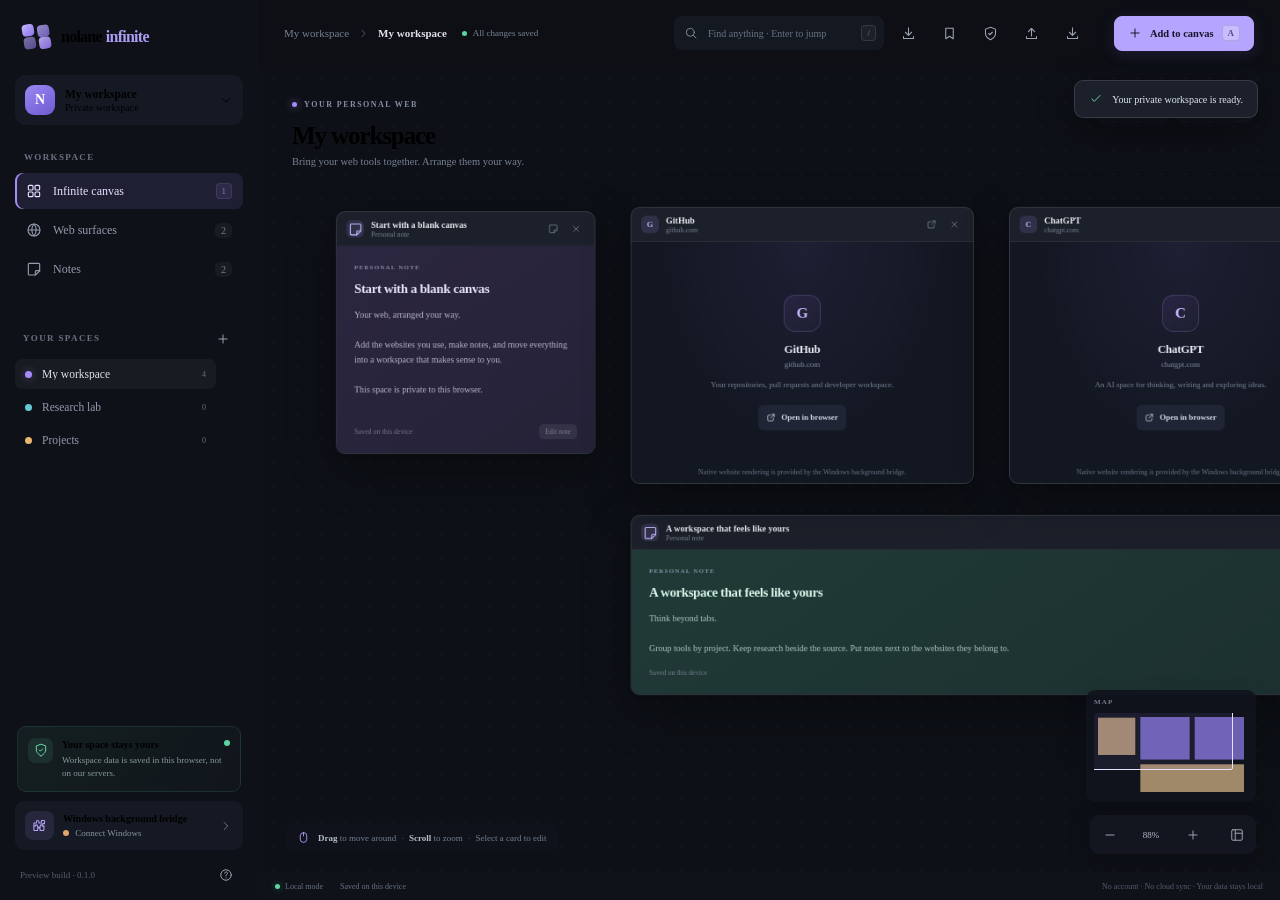
<file: index.html>
<!doctype html>
<html lang="en">
<head>
  <meta charset="utf-8">
  <meta name="viewport" content="width=device-width, initial-scale=1, viewport-fit=cover">
  <meta name="theme-color" content="#0b0d12">
  <meta name="description" content="A private, local-first infinite canvas for your web workspace. Arrange websites, notes and tools in one space.">
  <meta name="color-scheme" content="dark">
  <title>Nolane Infinite — Your web, in one space</title>
  <link rel="icon" href="./icon.svg" type="image/svg+xml">
  <link rel="manifest" href="./manifest.webmanifest">
  <link rel="stylesheet" href="./styles.css">
</head>
<body>
  <svg class="icon-defs" aria-hidden="true" xmlns="http://www.w3.org/2000/svg">
    <symbol id="i-grid" viewBox="0 0 24 24"><rect x="3.5" y="3.5" width="7" height="7" rx="1.5"/><rect x="13.5" y="3.5" width="7" height="7" rx="1.5"/><rect x="3.5" y="13.5" width="7" height="7" rx="1.5"/><rect x="13.5" y="13.5" width="7" height="7" rx="1.5"/></symbol>
    <symbol id="i-globe" viewBox="0 0 24 24"><circle cx="12" cy="12" r="9"/><path d="M3.5 12h17M12 3a14 14 0 0 1 0 18M12 3a14 14 0 0 0 0 18"/></symbol>
    <symbol id="i-sticky" viewBox="0 0 24 24"><path d="M5 3.5h14a1.5 1.5 0 0 1 1.5 1.5v10L14 21H5a1.5 1.5 0 0 1-1.5-1.5V5A1.5 1.5 0 0 1 5 3.5Z"/><path d="M14 21v-5a1.5 1.5 0 0 1 1.5-1.5h5"/></symbol>
    <symbol id="i-search" viewBox="0 0 24 24"><circle cx="10.8" cy="10.8" r="6.8"/><path d="m16 16 4.5 4.5"/></symbol>
    <symbol id="i-plus" viewBox="0 0 24 24"><path d="M12 5v14M5 12h14"/></symbol>
    <symbol id="i-chevron" viewBox="0 0 24 24"><path d="m9 18 6-6-6-6"/></symbol>
    <symbol id="i-chevron-down" viewBox="0 0 24 24"><path d="m6 9 6 6 6-6"/></symbol>
    <symbol id="i-external" viewBox="0 0 24 24"><path d="M14 4h6v6M20 4l-9 9"/><path d="M18 13v5a2 2 0 0 1-2 2H6a2 2 0 0 1-2-2V8a2 2 0 0 1 2-2h5"/></symbol>
    <symbol id="i-more" viewBox="0 0 24 24"><circle cx="5" cy="12" r="1"/><circle cx="12" cy="12" r="1"/><circle cx="19" cy="12" r="1"/></symbol>
    <symbol id="i-minus" viewBox="0 0 24 24"><path d="M5 12h14"/></symbol>
    <symbol id="i-maximize" viewBox="0 0 24 24"><path d="M8 3H5a2 2 0 0 0-2 2v3M16 3h3a2 2 0 0 1 2 2v3M21 16v3a2 2 0 0 1-2 2h-3M3 16v3a2 2 0 0 0 2 2h3"/></symbol>
    <symbol id="i-bookmark" viewBox="0 0 24 24"><path d="M6 3.5h12v17l-6-4-6 4z"/></symbol>
    <symbol id="i-download" viewBox="0 0 24 24"><path d="M12 3v12m-5-5 5 5 5-5M4 17v3h16v-3"/></symbol>
    <symbol id="i-upload" viewBox="0 0 24 24"><path d="M12 16V4m-5 5 5-5 5 5M4 17v3h16v-3"/></symbol>
    <symbol id="i-command" viewBox="0 0 24 24"><path d="M9 7V5a2.5 2.5 0 1 0-2.5 2.5H9Zm0 0h6m0 0h2.5A2.5 2.5 0 1 0 15 5v2Zm0 0v10m0 0v2a2.5 2.5 0 1 0 2.5-2.5H15Zm0 0H9m0 0H6.5A2.5 2.5 0 1 0 9 19v-2Zm0 0V7"/></symbol>
    <symbol id="i-shield" viewBox="0 0 24 24"><path d="M12 22s8-4 8-10V5l-8-3-8 3v7c0 6 8 10 8 10Z"/><path d="m9 12 2 2 4-4"/></symbol>
    <symbol id="i-puzzle" viewBox="0 0 24 24"><path d="M19 13h-2a2 2 0 1 0-4 0v2H9v-2a2 2 0 1 0-4 0H3v-5h4V6a2 2 0 1 1 4 0v2h4V4h4a1 1 0 0 1 1 1v4h-2a2 2 0 1 0 0 4Z"/><path d="M19 13v6a1 1 0 0 1-1 1h-5v-2a2 2 0 1 0-4 0v2H4a1 1 0 0 1-1-1v-5"/></symbol>
    <symbol id="i-settings" viewBox="0 0 24 24"><circle cx="12" cy="12" r="3"/><path d="m19.4 15 .1.1 1.4 1.1-1.5 2.6-1.7-.6a8 8 0 0 1-1.7 1l-.3 1.8h-3l-.3-1.8a8 8 0 0 1-1.7-1l-1.7.6-1.5-2.6 1.4-1.1a7 7 0 0 1 0-2l-1.4-1.1 1.5-2.6 1.7.6a8 8 0 0 1 1.7-1l.3-1.8h3l.3 1.8a8 8 0 0 1 1.7 1l1.7-.6 1.5 2.6-1.4 1.1a7 7 0 0 1 0 2Z" transform="translate(-1 -1) scale(1.08)"/></symbol>
    <symbol id="i-info" viewBox="0 0 24 24"><circle cx="12" cy="12" r="9"/><path d="M12 11v5m0-8h.01"/></symbol>
    <symbol id="i-help" viewBox="0 0 24 24"><circle cx="12" cy="12" r="9"/><path d="M9.7 9a2.4 2.4 0 1 1 4 1.8c-1.2 1-1.7 1.3-1.7 2.7M12 17h.01"/></symbol>
    <symbol id="i-arrow-left" viewBox="0 0 24 24"><path d="m14.5 5-7 7 7 7M8 12h12"/></symbol>
    <symbol id="i-arrow-right" viewBox="0 0 24 24"><path d="m9.5 5 7 7-7 7M16 12H4"/></symbol>
    <symbol id="i-volume-2" viewBox="0 0 24 24"><path d="M4 9v6h4l5 4V5L8 9H4Z"/><path d="M17 9a5 5 0 0 1 0 6m2.5-9a9 9 0 0 1 0 12"/></symbol>
    <symbol id="i-volume-x" viewBox="0 0 24 24"><path d="M4 9v6h4l5 4V5L8 9H4Z"/><path d="m17 9 5 6m0-6-5 6"/></symbol>
    <symbol id="i-star" viewBox="0 0 24 24"><path d="m12 3 2.8 5.7 6.2.9-4.5 4.4 1.1 6.2-5.6-3-5.6 3 1.1-6.2L3 9.6l6.2-.9L12 3Z"/></symbol>
    <symbol id="i-refresh" viewBox="0 0 24 24"><path d="M20 7v5h-5M4 17v-5h5"/><path d="M6 9a7 7 0 0 1 11.7-2L20 12M4 12l2.3 5a7 7 0 0 0 11.7-2"/></symbol>
    <symbol id="i-x" viewBox="0 0 24 24"><path d="m18 6-12 12M6 6l12 12"/></symbol>
    <symbol id="i-check" viewBox="0 0 24 24"><path d="m5 12 4 4L19 6"/></symbol>
    <symbol id="i-mouse" viewBox="0 0 24 24"><rect x="6" y="3" width="12" height="18" rx="6"/><path d="M12 3v6"/></symbol>
    <symbol id="i-move" viewBox="0 0 24 24"><path d="m5 9-3 3 3 3M9 5l3-3 3 3m-6 14 3 3 3-3m4-10 3 3-3 3M2 12h20M12 2v20"/></symbol>
    <symbol id="i-monitor" viewBox="0 0 24 24"><rect x="3" y="4" width="18" height="13" rx="2"/><path d="M8 21h8M12 17v4"/></symbol>
    <symbol id="i-layout" viewBox="0 0 24 24"><rect x="3" y="3" width="18" height="18" rx="2"/><path d="M9 3v18M9 9h12"/></symbol>
  </svg>

  <div class="app-shell">
    <aside class="sidebar" id="sidebar">
      <a class="brand" href="./" aria-label="Nolane Infinite home">
        <span class="brand-mark"><span></span><span></span><span></span><span></span></span>
        <span class="brand-name">nolane<span>infinite</span></span>
      </a>

      <button class="workspace-switcher" id="workspaceMenu" type="button">
        <span class="workspace-avatar">N</span>
        <span class="workspace-meta"><strong>Personal space</strong><small>Private workspace</small></span>
        <svg class="icon"><use href="#i-chevron-down"/></svg>
      </button>

      <div class="side-label">WORKSPACE</div>
      <nav class="side-nav" aria-label="Workspace navigation">
        <button class="nav-item active" data-view="canvas" type="button"><svg class="icon"><use href="#i-grid"/></svg><span>Infinite canvas</span><kbd>1</kbd></button>
        <button class="nav-item" data-view="websites" type="button"><svg class="icon"><use href="#i-globe"/></svg><span>Web surfaces</span><span class="nav-count" id="websiteCount">0</span></button>
        <button class="nav-item" data-view="notes" type="button"><svg class="icon"><use href="#i-sticky"/></svg><span>Notes</span><span class="nav-count" id="noteCount">0</span></button>
      </nav>

      <div class="side-divider"></div>
      <div class="side-section-head"><span class="side-label">YOUR SPACES</span><button class="icon-button tiny" id="newSpaceBtn" title="Create a space"><svg class="icon"><use href="#i-plus"/></svg></button></div>
      <div class="space-list" id="spaceList" aria-label="Your workspaces"></div>

      <div class="sidebar-spacer"></div>
      <div class="privacy-card">
        <div class="privacy-icon"><svg class="icon"><use href="#i-shield"/></svg></div>
        <div><strong>Your space stays yours</strong><p>Workspace data is saved in this browser, not on our servers.</p></div>
        <span class="privacy-dot"></span>
      </div>
      <button class="bridge-card" id="bridgeButton" type="button">
        <span class="bridge-icon"><svg class="icon"><use href="#i-puzzle"/></svg></span>
        <span class="bridge-copy"><strong>Windows background bridge</strong><small id="bridgeSidebarState"><i class="status-dot"></i> Not connected</small></span>
        <svg class="icon bridge-arrow"><use href="#i-chevron"/></svg>
      </button>
      <div class="sidebar-footer"><span>Preview build · 0.1.0</span><button class="icon-button tiny" id="helpButton" title="Help"><svg class="icon"><use href="#i-help"/></svg></button></div>
    </aside>

    <main class="main-area">
      <header class="topbar">
        <div class="topbar-left">
          <button class="mobile-menu icon-button" id="mobileMenu" aria-label="Open menu"><svg class="icon"><use href="#i-layout"/></svg></button>
          <div class="breadcrumb"><span>Personal space</span><svg class="icon"><use href="#i-chevron"/></svg><strong id="viewTitle">My workspace</strong></div>
          <span class="save-indicator" id="saveIndicator"><i></i> All changes saved</span>
        </div>
        <div class="topbar-actions">
          <label class="search-box" for="searchInput"><svg class="icon"><use href="#i-search"/></svg><input id="searchInput" type="search" placeholder="Find anything · Enter to jump" autocomplete="off"><kbd>/</kbd></label>
          <button class="icon-button top-action" id="downloadsButton" title="Downloads" aria-label="Downloads"><svg class="icon"><use href="#i-download"/></svg></button>
          <button class="icon-button top-action" id="libraryButton" title="History and bookmarks" aria-label="History and bookmarks"><svg class="icon"><use href="#i-bookmark"/></svg></button>
          <button class="icon-button top-action" id="profilesButton" title="Browser profiles" aria-label="Browser profiles"><svg class="icon"><use href="#i-shield"/></svg></button>
          <button class="icon-button top-action" id="importButton" title="Import workspace"><svg class="icon"><use href="#i-upload"/></svg></button>
          <button class="icon-button top-action" id="exportButton" title="Export workspace"><svg class="icon"><use href="#i-download"/></svg></button>
          <span class="top-divider"></span>
          <button class="button button-primary button-add" id="addButton" type="button"><svg class="icon"><use href="#i-plus"/></svg><span>Add to canvas</span><kbd>A</kbd></button>
        </div>
      </header>

      <section class="canvas-area" id="canvasArea" aria-label="Infinite workspace canvas">
        <div class="canvas-grid" id="canvasGrid"></div>
        <div class="world" id="world" aria-live="off"></div>
        <div class="node-empty" id="emptyState" hidden>
          <div class="empty-symbol"><svg class="icon"><use href="#i-grid"/></svg></div>
          <h2 id="emptyTitle">A fresh space.</h2>
          <p id="emptyDescription">Start with a website, a note, or both. Your workspace grows with you.</p>
          <div class="empty-actions"><button class="button button-primary" id="emptyAddWebsite" type="button"><svg class="icon"><use href="#i-plus"/></svg> Add a website</button><button class="button button-secondary" id="emptyAddNote" type="button"><svg class="icon"><use href="#i-sticky"/></svg> Write a note</button></div>
        </div>
        <div class="canvas-top-left">
          <div class="canvas-heading"><span class="eyebrow"><span class="eyebrow-dot"></span> YOUR PERSONAL WEB</span><h1 id="canvasHeading">A space for everything.</h1><p id="canvasSubheading">Bring your web tools together. Arrange them your way.</p></div>
        </div>
        <div class="canvas-top-right"><button class="canvas-chip" id="fitButton" type="button"><svg class="icon"><use href="#i-maximize"/></svg> Fit canvas</button><button class="canvas-chip" id="resetButton" type="button"><svg class="icon"><use href="#i-refresh"/></svg> Reset view</button></div>
        <div class="canvas-bottom-left"><div class="canvas-hint"><svg class="icon"><use href="#i-mouse"/></svg><span><b>Drag</b> to move around <em>·</em> <b>Scroll</b> to zoom <em>·</em> Select a card to edit</span></div></div>
        <div class="canvas-controls">
          <button class="icon-button" id="zoomOut" title="Zoom out"><svg class="icon"><use href="#i-minus"/></svg></button>
          <button class="zoom-value" id="zoomValue" type="button" title="Reset zoom">100%</button>
          <button class="icon-button" id="zoomIn" title="Zoom in"><svg class="icon"><use href="#i-plus"/></svg></button>
          <span class="control-divider"></span>
          <button class="icon-button" id="minimapButton" title="Toggle minimap"><svg class="icon"><use href="#i-layout"/></svg></button>
        </div>
        <div class="minimap" id="minimap"><div class="minimap-title">MAP</div><div class="minimap-content" id="minimapContent"><canvas class="minimap-canvas" id="minimapCanvas" aria-hidden="true"></canvas><span class="minimap-viewport" id="minimapViewport" hidden></span></div></div>
      </section>
      <footer class="statusbar"><span><i class="status-dot green"></i> Local mode</span><span id="storageStatus">Saved on this device</span><span class="statusbar-right">No account · No cloud sync · Your data stays local</span></footer>
    </main>
  </div>

  <dialog class="modal add-modal" id="addDialog">
    <form method="dialog" class="modal-frame" id="addForm">
      <div class="modal-head"><div><span class="modal-eyebrow">EXPAND YOUR SPACE</span><h2>Add to your canvas</h2><p>Bring a website or a thought into your workspace.</p></div><button class="icon-button" value="cancel" aria-label="Close"><svg class="icon"><use href="#i-x"/></svg></button></div>
      <div class="modal-tabs"><button type="button" class="modal-tab active" data-tab="website"><svg class="icon"><use href="#i-globe"/></svg> Website</button><button type="button" class="modal-tab" data-tab="note"><svg class="icon"><use href="#i-sticky"/></svg> Note</button></div>
      <section class="modal-panel active" id="websitePanel">
        <label class="field-label" for="websiteUrl">Website address</label>
        <div class="url-input"><svg class="icon"><use href="#i-globe"/></svg><input id="websiteUrl" type="text" placeholder="https://example.com" autocomplete="url" spellcheck="false"><span class="input-lock">↗</span></div>
        <p class="field-help">Add any HTTP or HTTPS website. When the Windows background bridge is connected, the page opens in a real native browser surface on this canvas.</p>
        <label class="field-label" for="websiteTitle">Display name <span>Optional</span></label>
        <input class="text-input" id="websiteTitle" type="text" placeholder="e.g. Product research">
        <div class="suggestion-label">QUICK ADD</div>
        <div class="quick-add-grid">
          <button class="quick-add" type="button" data-url="https://github.com"><span class="quick-icon github">GH</span><span>GitHub</span><svg class="icon"><use href="#i-plus"/></svg></button>
          <button class="quick-add" type="button" data-url="https://chatgpt.com"><span class="quick-icon ai">✳</span><span>ChatGPT</span><svg class="icon"><use href="#i-plus"/></svg></button>
          <button class="quick-add" type="button" data-url="https://www.notion.so"><span class="quick-icon notion">N</span><span>Notion</span><svg class="icon"><use href="#i-plus"/></svg></button>
          <button class="quick-add" type="button" data-url="https://www.figma.com"><span class="quick-icon figma">F</span><span>Figma</span><svg class="icon"><use href="#i-plus"/></svg></button>
        </div>
      </section>
      <section class="modal-panel" id="notePanel">
        <label class="field-label" for="noteTitle">Note title</label><input class="text-input" id="noteTitle" type="text" placeholder="Give this thought a name">
        <label class="field-label" for="noteBody">Your note</label><textarea class="text-area" id="noteBody" rows="5" placeholder="Capture an idea, a plan, or anything worth remembering..."></textarea>
        <div class="note-color-row"><span>COLOR</span><button type="button" class="color-choice active" data-color="lavender" aria-label="Lavender"></button><button type="button" class="color-choice" data-color="mint" aria-label="Mint"></button><button type="button" class="color-choice" data-color="peach" aria-label="Peach"></button><button type="button" class="color-choice" data-color="blue" aria-label="Blue"></button></div>
      </section>
      <div class="modal-foot"><span class="private-foot"><svg class="icon"><use href="#i-shield"/></svg> Saved only on this device</span><button class="button button-primary" id="createButton" type="button">Add to workspace <svg class="icon"><use href="#i-chevron"/></svg></button></div>
    </form>
  </dialog>

  <dialog class="modal info-modal" id="bridgeDialog">
    <form method="dialog" class="modal-frame">
      <div class="modal-head"><div><span class="modal-eyebrow">WINDOWS BACKGROUND BRIDGE</span><h2>Connect your Windows device.</h2><p>The Windows host works quietly in the background. You continue using this website as your workspace.</p></div><button class="icon-button" value="cancel" aria-label="Close"><svg class="icon"><use href="#i-x"/></svg></button></div>
      <div class="bridge-status-large"><span class="bridge-orbit"><svg class="icon"><use href="#i-monitor"/></svg></span><div><strong id="bridgeStatusTitle">Windows bridge not connected</strong><small id="bridgeStatusText">Start the Windows background bridge, then connect once.</small></div><span class="status-pill" id="bridgeStatusPill">Not connected</span></div>
      <ol class="bridge-setup-steps">
        <li><span>1</span><div><strong>Install once</strong><p>Extract the ZIP and run <code>Install-NolaneInfinite.cmd</code>. It installs to your user profile and starts the hidden background bridge. No Administrator access is needed.</p></div></li>
        <li><span>2</span><div><strong>Connect from this website</strong><p>Choose Connect Windows bridge below and allow the browser's one-time Loopback Network permission.</p></div></li>
        <li><span>3</span><div><strong>Use Nolane as usual</strong><p>The bridge starts with Windows after the first successful connection. Keep working on this website; you do not need to operate a separate Windows app or install an extension.</p></div></li>
      </ol>
      <div class="info-callout"><svg class="icon"><use href="#i-info"/></svg><p><strong>Browser permission:</strong> Chrome/Edge protects websites that connect to local apps. Nolane requests loopback access only to its own local bridge on this computer.</p></div>
      <p class="bridge-troubleshooting-note">When the installer reports success but the connection still fails, run <code>Diagnose-NolaneInfinite.cmd</code> from the extracted Windows ZIP. It creates a local report with the WebView2 Runtime, host process, port listener and startup log status.</p>
      <div class="bridge-capabilities">
        <div><svg class="icon"><use href="#i-check"/></svg><span>No Chrome extension or browser debugger permission is required</span></div>
        <div><svg class="icon"><use href="#i-check"/></svg><span>Real WebView2 browser surfaces are positioned over website cards</span></div>
        <div><svg class="icon"><use href="#i-check"/></svg><span>The local service binds only to 127.0.0.1 and accepts the Nolane website origin</span></div>
      </div>
      <div class="bridge-install-row"><a class="button button-primary" href="https://github.com/Nolane-x/web-view/releases/download/native-latest/nolane-native-webview2-host-win-x64.zip" target="_blank" rel="noopener noreferrer">Download Windows background bridge <svg class="icon"><use href="#i-download"/></svg></a></div>
      <div class="bridge-install-row"><button class="button button-primary" id="connectWindowsBridgeButton" type="button">Connect Windows bridge</button></div>
      <div class="modal-foot"><span class="private-foot" id="bridgeFooterState">No extension required · Local Windows service</span><button class="button button-secondary" value="cancel">Close</button></div>
    </form>
  </dialog>

  <dialog class="modal info-modal" id="helpDialog">
    <form method="dialog" class="modal-frame">
      <div class="modal-head"><div><span class="modal-eyebrow">A QUICK TOUR</span><h2>Make this space yours.</h2><p>A few simple gestures go a long way.</p></div><button class="icon-button" value="cancel" aria-label="Close"><svg class="icon"><use href="#i-x"/></svg></button></div>
      <div class="help-list">
        <div><kbd>Drag</kbd><span>Move around the infinite canvas from any empty area.</span></div>
        <div><kbd>Scroll</kbd><span>Zoom around your cursor. Use the controls to fine-tune.</span></div>
        <div><kbd>A</kbd><span>Add a website or create a note.</span></div>
        <div><kbd>/</kbd><span>Search your workspace.</span></div>
        <div><kbd>N</kbd><span>Create a note from anywhere on the canvas.</span></div>
        <div><kbd>⌘ / Ctrl + S</kbd><span>Save your current workspace locally.</span></div>
      </div>
      <div class="info-callout"><svg class="icon"><use href="#i-info"/></svg><p>Some websites block iframe embedding. The Windows background bridge opens these websites as native WebView2 surfaces directly over the cards on this canvas. The Windows host keeps its own sign-in profiles.</p></div>
      <div class="modal-foot"><span class="private-foot">Nolane Infinite · Windows background bridge</span><button class="button button-primary" value="cancel">Let's go</button></div>
    </form>
  </dialog>

  <input id="fileInput" type="file" accept="application/json,.json" hidden>
  <div class="toast-region" id="toastRegion" aria-live="polite" aria-atomic="true"></div>
  <script src="./native-bridge.js" defer></script>
  <script src="./workspace-storage.js" defer></script>
  <script src="./spatial-index.js" defer></script>
  <script src="./app.js" defer></script>
</body>
</html>
</file>
<file: styles.css>
500;600;700&family=Manrope:wght@400;500;600;700;800&display=swap');

:root {
  color-scheme: dark;
  --bg: #0b0d12;
  --panel: #11141c;
  --panel-2: #151923;
  --panel-3: #1b202b;
  --line: rgba(255,255,255,.075);
  --line-strong: rgba(255,255,255,.13);
  --text: #edf0f7;
  --muted: #8b93a5;
  --subtle: #5d6678;
  --accent: #a78bfa;
  --accent-2: #8b72ed;
  --green: #5bd6a0;
  --sans: Inter, ui-sans-serif, system-ui, -apple-system, BlinkMacSystemFont, "Segoe UI", sans-serif;
  --display: var(--sans);
}
* { box-sizing: border-box; }
html, body { margin: 0; min-height: 100%; width: 100%; background: var(--bg); color: var(--text); font-family: var(--sans); }
body { overflow: hidden; font-size: 13px; }
button, input, textarea { font: inherit; }
button { color: inherit; }
button:focus-visible, input:focus-visible, textarea:focus-visible { outline: 2px solid rgba(167,139,250,.8); outline-offset: 2px; }
.icon-defs { position: absolute; width: 0; height: 0; overflow: hidden; }
.icon { display: inline-block; width: 17px; height: 17px; fill: none; stroke: currentColor; stroke-width: 1.7; stroke-linecap: round; stroke-linejoin: round; flex: 0 0 auto; }
.app-shell { height: 100dvh; display: flex; overflow: hidden; background: var(--bg); }
.sidebar { width: 258px; min-width: 258px; display: flex; flex-direction: column; padding: 23px 15px 13px; border-right: 1px solid var(--line); background: #0e1117; z-index: 20; }
.brand { display: flex; align-items: center; gap: 11px; text-decoration: none; color: var(--text); padding: 0 8px 25px; }
.brand-mark { width: 27px; height: 27px; display: grid; grid-template-columns: repeat(2,1fr); grid-template-rows: repeat(2,1fr); gap: 3px; transform: rotate(-9deg); }
.brand-mark span { display: block; border-radius: 4px; background: linear-gradient(145deg,#c4b5fd,#8b72ed); }
.brand-mark span:nth-child(2) { opacity: .75; transform: translateY(3px); }
.brand-mark span:nth-child(3) { opacity: .58; transform: translateY(-2px); }
.brand-mark span:nth-child(4) { opacity: .9; }
.brand-name { font-family: var(--display); font-size: 16px; font-weight: 800; letter-spacing: -.75px; }
.brand-name span { color: #a99cf2; font-weight: 600; margin-left: 4px; }
.workspace-switcher { width: 100%; display: flex; align-items: center; gap: 10px; text-align: left; padding: 10px; border: 1px solid var(--line); border-radius: 11px; background: #151923; cursor: pointer; transition: border .2s,background .2s; }
.workspace-switcher:hover { border-color: var(--line-strong); background: #1a1f2a; }
.workspace-avatar { width: 30px; height: 30px; display: grid; place-items: center; border-radius: 9px; background: linear-gradient(145deg,#9c87f4,#6f5ad0); color: white; font-family: var(--display); font-size: 14px; font-weight: 800; }
.workspace-meta { min-width: 0; flex: 1; display: flex; flex-direction: column; gap: 2px; }
.workspace-meta strong { font-size: 11.5px; font-weight: 650; }
.workspace-meta small { color: var(--muted); font-size: 10px; }
.workspace-switcher > .icon { width: 14px; color: var(--muted); }
.side-label { color: #687184; font-size: 9px; line-height: 1; letter-spacing: 1.35px; font-weight: 700; }
.sidebar > .side-label { margin: 28px 9px 11px; }
.side-nav { display: grid; gap: 3px; }
.nav-item { border: 0; display: flex; align-items: center; gap: 11px; width: 100%; padding: 10px 11px; border-radius: 8px; background: transparent; color: #929bad; text-align: left; cursor: pointer; font-size: 12px; transition: .15s; }
.nav-item:hover { background: rgba(255,255,255,.045); color: #dbe0eb; }
.nav-item.active { color: #e6e1ff; background: rgba(150,128,244,.13); box-shadow: inset 2px 0 #a78bfa; }
.nav-item .icon { width: 16px; height: 16px; }
.nav-item span:nth-child(2) { flex: 1; }
.nav-item kbd { font-size: 9px; color: #837baf; background: rgba(167,139,250,.1); border: 1px solid rgba(167,139,250,.14); border-radius: 4px; padding: 2px 5px; }
.nav-count { font-size: 10px; color: #717b8f; padding: 2px 6px; border-radius: 5px; background: rgba(255,255,255,.045); }
.side-divider { height: 1px; background: var(--line); margin: 21px 7px 17px; }
.side-section-head { display: flex; align-items: center; justify-content: space-between; padding: 0 8px 8px; }
.icon-button { display: inline-grid; place-items: center; width: 34px; height: 34px; padding: 0; border: 1px solid transparent; border-radius: 8px; color: #9aa2b1; background: transparent; cursor: pointer; transition: .16s; }
.icon-button:hover { color: white; background: rgba(255,255,255,.07); border-color: var(--line); }
.icon-button .icon { width: 16px; height: 16px; }
.icon-button.tiny { width: 25px; height: 25px; }
.icon-button.tiny .icon { width: 14px; height: 14px; }
.space-list { display: grid; gap: 3px; }
.space-item { display: flex; align-items: center; gap: 10px; border: 0; background: transparent; color: #939bad; padding: 9px 10px; text-align: left; border-radius: 7px; font-size: 11.5px; cursor: pointer; }
.space-item:hover, .space-item.selected { background: rgba(255,255,255,.045); color: #dfe3ed; }
.space-dot { width: 7px; height: 7px; border-radius: 50%; }
.space-dot.violet { background: #a78bfa; box-shadow: 0 0 10px rgba(167,139,250,.45); }
.space-dot.cyan { background: #64c8d7; }
.space-dot.amber { background: #e7b66f; }
.soon { margin-left: auto; color: #687184; font-size: 9px; }
.sidebar-spacer { flex: 1; min-height: 18px; }
.privacy-card { position: relative; display: flex; gap: 9px; padding: 11px 10px; border-radius: 9px; background: linear-gradient(130deg,rgba(69,133,112,.12),rgba(60,91,85,.07)); border: 1px solid rgba(91,214,160,.13); margin: 0 2px 9px; }
.privacy-icon { width: 25px; height: 25px; flex: 0 0 auto; border-radius: 7px; background: rgba(91,214,160,.11); color: #70d8a8; display: grid; place-items: center; }
.privacy-icon .icon { width: 14px; height: 14px; }
.privacy-card strong { font-size: 10px; display: block; margin: 1px 0 4px; }
.privacy-card p { margin: 0; color: #899b9b; font-size: 9px; line-height: 1.45; max-width: 165px; }
.privacy-dot { position: absolute; right: 10px; top: 13px; width: 6px; height: 6px; border-radius: 50%; background: #5bd6a0; }
.bridge-card { display: flex; align-items: center; width: 100%; gap: 9px; text-align: left; border: 1px solid var(--line); background: #151923; border-radius: 9px; padding: 10px; cursor: pointer; }
.bridge-card:hover { border-color: rgba(167,139,250,.32); background: #191e29; }
.bridge-icon { width: 29px; height: 29px; border-radius: 8px; display: grid; place-items: center; color: #b1a2f5; background: rgba(167,139,250,.12); }
.bridge-icon .icon { width: 15px; height: 15px; }
.bridge-copy { display: flex; flex-direction: column; gap: 4px; flex: 1; }
.bridge-copy strong { font-size: 10px; font-weight: 650; }
.bridge-copy small { font-size: 9px; color: #8991a1; }
.status-dot { display: inline-block; width: 6px; height: 6px; border-radius: 50%; background: #e1a568; margin-right: 4px; }
.status-dot.green { background: #5bd6a0; box-shadow: 0 0 7px rgba(91,214,160,.4); }
.bridge-arrow { width: 14px; height: 14px; color: #6f7788; }
.sidebar-footer { display: flex; align-items: center; justify-content: space-between; color: #555e6f; font-size: 9px; padding: 12px 5px 0; }
.main-area { min-width: 0; flex: 1; display: flex; flex-direction: column; position: relative; }
.topbar { height: 66px; flex: 0 0 66px; display: flex; align-items: center; justify-content: space-between; gap: 18px; padding: 0 26px; border-bottom: 1px solid var(--line); background: rgba(13,15,21,.91); z-index: 10; }
.topbar-left,.topbar-actions { display: flex; align-items: center; gap: 15px; min-width: 0; }
.breadcrumb { display: flex; align-items: center; gap: 8px; color: #768093; font-size: 11px; white-space: nowrap; }
.breadcrumb .icon { width: 13px; height: 13px; color: #555e70; }
.breadcrumb strong { color: #dfe3ec; font-weight: 650; }
.save-indicator { display: inline-flex; align-items: center; gap: 6px; color: #778394; font-size: 9px; white-space: nowrap; }
.save-indicator i { width: 5px; height: 5px; border-radius: 50%; background: #5bd6a0; }
.save-indicator.saving i { background: #e8b66c; animation: pulse 1s infinite; }
.save-indicator.error i { background: #ef7878; }
@keyframes pulse { 50% { opacity: .25; } }
.topbar-actions { gap: 8px; }
.search-box { width: 210px; height: 34px; display: flex; align-items: center; gap: 8px; border: 1px solid var(--line); background: #141821; border-radius: 8px; padding: 0 8px 0 10px; color: #7e8798; transition: .2s; }
.search-box:focus-within { border-color: rgba(167,139,250,.48); box-shadow: 0 0 0 3px rgba(167,139,250,.07); }
.search-box .icon { width: 14px; height: 14px; }
.search-box input { min-width: 0; flex: 1; height: 100%; border: 0; outline: none; color: var(--text); background: transparent; font-size: 10px; }
.search-box input::placeholder { color: #687183; }
kbd { font-family: var(--sans); font-size: 9px; border: 1px solid rgba(255,255,255,.11); background: rgba(255,255,255,.035); color: #737d90; border-radius: 4px; padding: 2px 5px; white-space: nowrap; }
.top-action { width: 33px; height: 33px; }
.top-action .icon { width: 15px; height: 15px; }
.top-divider { width: 1px; height: 22px; background: var(--line-strong); margin: 0 4px; }
.button { display: inline-flex; align-items: center; justify-content: center; gap: 8px; border-radius: 8px; padding: 0 13px; height: 35px; border: 1px solid transparent; font-weight: 650; font-size: 10.5px; cursor: pointer; transition: .18s; white-space: nowrap; }
.button .icon { width: 14px; height: 14px; }
.button-primary { color: #181328; background: #b6a5ff; border-color: #b6a5ff; box-shadow: 0 4px 15px rgba(139,114,237,.15); }
.button-primary:hover { background: #c4b7ff; transform: translateY(-1px); box-shadow: 0 6px 20px rgba(139,114,237,.24); }
.button-primary kbd { color: #584d83; border-color: rgba(45,35,79,.16); background: rgba(255,255,255,.27); }
.button-secondary { background: #1b202b; color: #d2d7e2; border-color: var(--line-strong); }
.button-secondary:hover { background: #242a37; }
.canvas-area { flex: 1; min-height: 0; position: relative; overflow: hidden; isolation: isolate; background: #0d1016; }
.canvas-grid { position: absolute; inset: 0; pointer-events: none; background-image: radial-gradient(circle,rgba(151,160,182,.22) .8px,transparent .9px); background-size: 24px 24px; opacity: .27; }
.world { position: absolute; left: 0; top: 0; width: 1px; height: 1px; transform-origin: 0 0; will-change: transform; }
.canvas-top-left { position: absolute; z-index: 2; top: 29px; left: 34px; pointer-events: none; }
.eyebrow { display: inline-flex; align-items: center; gap: 7px; color: #8790a2; letter-spacing: 1.45px; font-size: 8px; font-weight: 700; }
.eyebrow-dot { width: 5px; height: 5px; border-radius: 50%; background: #a78bfa; box-shadow: 0 0 8px rgba(167,139,250,.75); }
.canvas-heading h1 { margin: 10px 0 5px; font-family: var(--display); font-size: clamp(19px,2.2vw,25px); letter-spacing: -1.1px; line-height: 1.2; font-weight: 750; }
.canvas-heading p { margin: 0; color: #788295; font-size: 10.5px; }
.canvas-top-right { position: absolute; z-index: 3; top: 28px; right: 27px; display: flex; gap: 7px; }
.canvas-chip { height: 29px; display: inline-flex; align-items: center; gap: 7px; background: rgba(20,24,33,.79); color: #9ca5b5; border: 1px solid var(--line); border-radius: 7px; padding: 0 9px; font-size: 9px; cursor: pointer; backdrop-filter: blur(12px); }
.canvas-chip:hover { color: white; border-color: var(--line-strong); background: #191e29; }
.canvas-chip .icon { width: 12px; height: 12px; }
.canvas-bottom-left { position: absolute; z-index: 3; left: 28px; bottom: 20px; pointer-events: none; }
.canvas-hint { display: flex; align-items: center; gap: 8px; padding: 8px 11px; border-radius: 7px; color: #737e90; background: rgba(17,20,28,.82); border: 1px solid var(--line); font-size: 9px; backdrop-filter: blur(10px); }
.canvas-hint .icon { width: 13px; height: 13px; color: #a99af3; }
.canvas-hint b { color: #b5bdca; font-weight: 600; }
.canvas-hint em { color: #515b6e; font-style: normal; padding: 0 3px; }
.canvas-controls { position: absolute; z-index: 4; bottom: 18px; right: 24px; height: 39px; display: flex; align-items: center; gap: 3px; padding: 3px 5px; border: 1px solid var(--line-strong); border-radius: 9px; background: rgba(20,24,33,.91); box-shadow: 0 8px 24px rgba(0,0,0,.2); backdrop-filter: blur(12px); }
.canvas-controls .icon-button { height: 29px; width: 29px; }
.canvas-controls .icon-button .icon { width: 14px; height: 14px; }
.zoom-value { width: 48px; height: 29px; border: 0; border-radius: 5px; background: transparent; color: #b4bdcc; cursor: pointer; font-size: 9px; font-variant-numeric: tabular-nums; }
.zoom-value:hover { background: rgba(255,255,255,.06); }
.control-divider { width: 1px; height: 18px; margin: 0 4px; background: var(--line-strong); }
.minimap { position: absolute; z-index: 3; right: 24px; bottom: 70px; width: 170px; height: 112px; background: rgba(17,20,28,.93); border: 1px solid var(--line-strong); border-radius: 9px; padding: 8px; box-shadow: 0 8px 24px rgba(0,0,0,.16); }
.minimap.hidden { display: none; }
.minimap-title { color: #727c8f; font-size: 7px; font-weight: 700; letter-spacing: 1.2px; }
.minimap-content { position: relative; height: 83px; margin-top: 7px; overflow: hidden; background-image: radial-gradient(circle,rgba(160,170,190,.26) .6px,transparent .7px); background-size: 8px 8px; border-radius: 4px; }
.minimap-canvas { position: absolute; inset: 0; display: block; width: 100%; height: 100%; }
.minimap-viewport { position: absolute; z-index: 1; border: 1px solid #e6e0ff; background: rgba(167,139,250,.08); border-radius: 2px; pointer-events: none; }
.statusbar { height: 28px; flex: 0 0 28px; display: flex; align-items: center; gap: 17px; padding: 0 17px; border-top: 1px solid var(--line); background: #0f1218; color: #687285; font-size: 8px; }
.statusbar > span { display: inline-flex; align-items: center; gap: 5px; }
.statusbar .status-dot { width: 5px; height: 5px; margin: 0; }
.statusbar-right { margin-left: auto; color: #525c6c; }
.node { position: absolute; display: flex; flex-direction: column; overflow: hidden; min-width: 230px; min-height: 150px; border: 1px solid rgba(255,255,255,.13); border-radius: 11px; background: #171b25; box-shadow: 0 18px 55px rgba(0,0,0,.32),0 2px 8px rgba(0,0,0,.2); color: #e9edf5; transition: box-shadow .17s,border-color .17s; }
.node:hover { border-color: rgba(190,180,255,.3); box-shadow: 0 20px 58px rgba(0,0,0,.4),0 0 0 1px rgba(167,139,250,.08); }
.node.selected { border-color: rgba(183,165,255,.75); box-shadow: 0 20px 60px rgba(0,0,0,.42),0 0 0 2px rgba(167,139,250,.18); }
.node.hidden-by-search { display: none; }
.node-header { height: 39px; flex: 0 0 39px; display: flex; align-items: center; gap: 8px; padding: 0 9px 0 11px; background: rgba(255,255,255,.025); border-bottom: 1px solid rgba(255,255,255,.065); cursor: grab; user-select: none; }
.node-header:active { cursor: grabbing; }
.node-favicon { width: 20px; height: 20px; flex: 0 0 auto; display: grid; place-items: center; border-radius: 6px; background: rgba(167,139,250,.14); color: #c6baff; font-size: 9px; font-weight: 800; }
.node-title-wrap { min-width: 0; flex: 1; display: flex; flex-direction: column; gap: 1px; }
.node-title { font-size: 10px; font-weight: 650; white-space: nowrap; overflow: hidden; text-overflow: ellipsis; }
.node-subtitle { font-size: 8px; color: #758094; white-space: nowrap; overflow: hidden; text-overflow: ellipsis; }
.node-actions { display: flex; align-items: center; gap: 2px; }
.node-action { width: 24px; height: 24px; display: grid; place-items: center; border: 0; border-radius: 5px; background: transparent; color: #758094; cursor: pointer; }
.node-action:hover { color: #f1f2f8; background: rgba(255,255,255,.08); }
.node-action .icon { width: 12px; height: 12px; }
.node-body { flex: 1; min-height: 0; position: relative; }
.web-preview { height: 100%; display: flex; flex-direction: column; align-items: center; justify-content: center; padding: 20px; text-align: center; background: radial-gradient(ellipse at 50% 0%,rgba(129,107,216,.1),transparent 64%),#131721; }
.preview-mark { width: 42px; height: 42px; display: grid; place-items: center; border-radius: 13px; background: linear-gradient(145deg,#292443,#1c2030); border: 1px solid rgba(185,169,255,.2); color: #c6b8ff; font-size: 17px; font-family: var(--display); font-weight: 800; margin-bottom: 12px; }
.preview-title { font-family: var(--display); font-weight: 700; font-size: 13px; letter-spacing: -.3px; }
.preview-domain { margin-top: 4px; color: #818b9e; font-size: 9px; }
.preview-description { max-width: 290px; margin: 12px 0 15px; color: #788396; font-size: 9px; line-height: 1.55; }
.preview-actions { display: flex; align-items: center; justify-content: center; gap: 7px; }
.mini-button { height: 29px; display: inline-flex; align-items: center; gap: 6px; border: 1px solid var(--line-strong); border-radius: 6px; background: #202536; color: #d5dbea; padding: 0 9px; font-size: 9px; font-weight: 600; cursor: pointer; }
.mini-button:hover { background: #2a3043; border-color: rgba(190,180,255,.3); }
.mini-button.secondary { background: transparent; color: #8f99aa; }
.mini-button .icon { width: 11px; height: 11px; }
.embed-note { position: absolute; left: 10px; right: 10px; bottom: 8px; color: #687487; font-size: 8px; text-align: center; }
.iframe-wrap { height: 100%; display: flex; flex-direction: column; background: #fff; }
.iframe-toolbar { height: 28px; flex: 0 0 28px; display: flex; align-items: center; justify-content: space-between; padding: 0 9px; background: #171c27; color: #8d98aa; font-size: 8px; border-bottom: 1px solid rgba(255,255,255,.08); }
.iframe-toolbar strong { color: #b7c0cf; font-weight: 500; }
.iframe-tools { display: flex; gap: 4px; }
.iframe-tool { border: 0; background: transparent; color: #8b95a6; cursor: pointer; padding: 2px; display: grid; place-items: center; }
.iframe-tool:hover { color: white; }
.iframe-tool .icon { width: 12px; height: 12px; }
.live-surface { width: 100%; height: 100%; min-height: 0; display: flex; flex-direction: column; background: #080a0f; }
.live-surface-toolbar { min-height: 29px; flex: 0 0 29px; display: flex; align-items: center; justify-content: space-between; gap: 7px; padding: 0 8px; background: #151a25; border-bottom: 1px solid rgba(255,255,255,.08); }
.live-indicator { display: inline-flex; align-items: center; gap: 6px; color: #8ce1b6; font-size: 7px; font-weight: 800; letter-spacing: .8px; }
.live-indicator i { width: 6px; height: 6px; border-radius: 50%; background: #5bd6a0; box-shadow: 0 0 8px rgba(91,214,160,.55); }
.live-surface-actions { display: flex; align-items: center; gap: 5px; }
.live-tool { padding: 3px 7px; border: 1px solid rgba(255,255,255,.1); border-radius: 5px; background: rgba(255,255,255,.04); color: #bdc6d7; font-size: 7px; cursor: pointer; }
.live-tool:hover { background: rgba(255,255,255,.1); color: #fff; }
.live-tool.danger { color: #e69a9a; border-color: rgba(230,154,154,.18); }
.live-tool[aria-pressed="true"] { color: #8fe0b8; border-color: rgba(91,214,160,.22); background: rgba(91,214,160,.08); }
.live-surface-stage { position: relative; min-height: 0; flex: 1; display: grid; place-items: center; overflow: hidden; outline: none; background: #07090e; cursor: crosshair; user-select: none; touch-action: none; }
.live-surface-stage:focus-visible { box-shadow: inset 0 0 0 2px rgba(167,139,250,.8); }
.live-surface-stage.live-surface-readonly { cursor: default; }
.live-surface-stage video { display: block; width: 100%; height: 100%; object-fit: contain; pointer-events: none; background: #07090e; }
.live-surface-hint { position: absolute; left: 8px; right: 8px; bottom: 7px; width: max-content; max-width: calc(100% - 16px); margin: auto; padding: 4px 7px; border: 1px solid rgba(255,255,255,.08); border-radius: 5px; background: rgba(8,10,15,.72); color: rgba(235,239,248,.63); font-size: 7px; text-align: center; pointer-events: none; }
.live-input-proxy { position: absolute; left: 8px; bottom: 8px; width: 1px; height: 1px; min-width: 1px; min-height: 1px; padding: 0; margin: 0; border: 0; outline: 0; resize: none; overflow: hidden; opacity: .001; color: transparent; background: transparent; caret-color: transparent; pointer-events: none; }
.iframe-mode { min-height: 21px; padding: 0 7px; border: 1px solid rgba(167,139,250,.2); border-radius: 4px; background: rgba(167,139,250,.09); color: #c5b9ff; font-size: 7px; cursor: pointer; }
.iframe-mode:hover { background: rgba(167,139,250,.17); color: white; }
.website-frame { border: 0; width: 100%; flex: 1; min-height: 0; background: white; }
.frame-fallback { padding: 8px; background: #171c27; color: #9aa4b5; font-size: 8px; text-align: center; }
.note-node { height: 100%; display: flex; flex-direction: column; padding: 20px 20px 16px; background: #29253a; color: #eae5ff; }
.note-node.lavender { background: linear-gradient(145deg,#2c2740,#252238); }
.note-node.mint { background: linear-gradient(145deg,#203b37,#1c302f); color: #d9f6eb; }
.note-node.peach { background: linear-gradient(145deg,#44332e,#332824); color: #ffe9db; }
.note-node.blue { background: linear-gradient(145deg,#26384b,#202d3c); color: #dceeff; }
.note-kicker { color: rgba(220,215,255,.56); font-size: 7px; font-weight: 700; letter-spacing: 1.2px; margin-bottom: 11px; }
.note-node h3 { margin: 0 0 10px; font-family: var(--display); font-size: 15px; line-height: 1.3; letter-spacing: -.4px; }
.note-content { min-height: 0; overflow: auto; color: rgba(231,228,249,.76); font-size: 10px; line-height: 1.7; white-space: pre-wrap; overflow-wrap: anywhere; }
.note-node.mint .note-content { color: rgba(217,246,235,.75); }
.note-node.peach .note-content { color: rgba(255,233,219,.75); }
.note-node.blue .note-content { color: rgba(220,238,255,.75); }
.note-bottom { display: flex; align-items: center; justify-content: space-between; margin-top: auto; padding-top: 12px; color: rgba(226,220,255,.43); font-size: 8px; }
.note-edit { border: 0; background: rgba(255,255,255,.07); color: inherit; border-radius: 5px; padding: 4px 7px; cursor: pointer; font-size: 8px; }
.note-edit:hover { background: rgba(255,255,255,.13); }
.resize-handle { position: absolute; right: 2px; bottom: 2px; width: 14px; height: 14px; cursor: nwse-resize; opacity: .0; background: linear-gradient(135deg,transparent 50%,rgba(190,180,255,.6) 51%,rgba(190,180,255,.6) 58%,transparent 59%,transparent 70%,rgba(190,180,255,.4) 71%,rgba(190,180,255,.4) 77%,transparent 78%); }
.node:hover .resize-handle,.node.selected .resize-handle { opacity: .8; }
.node-empty { position: absolute; left: 50%; top: 50%; transform: translate(-50%,-50%); width: min(390px,calc(100vw - 60px)); text-align: center; pointer-events: none; }
.node-empty .empty-symbol { width: 54px; height: 54px; margin: 0 auto 15px; display: grid; place-items: center; border-radius: 17px; background: rgba(167,139,250,.1); border: 1px solid rgba(167,139,250,.2); color: #baadff; }
.node-empty .empty-symbol .icon { width: 23px; height: 23px; }
.node-empty h2 { margin: 0 0 7px; font-family: var(--display); font-size: 18px; letter-spacing: -.6px; }
.node-empty p { margin: 0 auto 15px; max-width: 290px; color: #778194; font-size: 10px; line-height: 1.6; }
.node-empty button { pointer-events: auto; }
.modal { width: min(510px,calc(100vw - 30px)); max-width: none; max-height: min(90dvh,760px); padding: 0; overflow: auto; color: var(--text); background: #151923; border: 1px solid rgba(255,255,255,.13); border-radius: 15px; box-shadow: 0 26px 100px rgba(0,0,0,.65); }
.modal::backdrop { background: rgba(4,6,10,.72); backdrop-filter: blur(8px); }
.modal-frame { padding: 25px; }
.modal-head { display: flex; align-items: flex-start; justify-content: space-between; gap: 15px; }
.modal-eyebrow { color: #a99af2; font-size: 8px; font-weight: 750; letter-spacing: 1.3px; }
.modal-head h2 { margin: 7px 0 4px; font-family: var(--display); font-size: 20px; letter-spacing: -.7px; }
.modal-head p { color: #858fa1; font-size: 10px; margin: 0; line-height: 1.5; }
.modal-head > .icon-button { margin: -7px -8px 0 0; }
.modal-tabs { display: flex; gap: 5px; padding: 4px; margin: 21px 0 18px; background: #0f131b; border: 1px solid var(--line); border-radius: 9px; }
.modal-tab { flex: 1; height: 34px; display: inline-flex; align-items: center; justify-content: center; gap: 7px; border: 0; border-radius: 6px; background: transparent; color: #7f899b; font-size: 10px; cursor: pointer; }
.modal-tab .icon { width: 14px; height: 14px; }
.modal-tab.active { background: #29243f; color: #d9d1ff; box-shadow: 0 1px 4px rgba(0,0,0,.2); }
.modal-panel { display: none; }
.modal-panel.active { display: block; }
.field-label { display: flex; align-items: center; justify-content: space-between; margin: 14px 0 7px; color: #d7dce7; font-size: 10px; font-weight: 650; }
.field-label span { color: #737d90; font-size: 9px; font-weight: 400; }
.url-input { height: 42px; display: flex; align-items: center; gap: 9px; padding: 0 11px; background: #0e1219; border: 1px solid rgba(255,255,255,.11); border-radius: 8px; color: #a99af2; }
.url-input:focus-within { border-color: rgba(167,139,250,.6); box-shadow: 0 0 0 3px rgba(167,139,250,.07); }
.url-input .icon { width: 15px; height: 15px; }
.url-input input { flex: 1; min-width: 0; height: 100%; color: #e8eaf2; border: 0; outline: 0; background: transparent; font-size: 11px; }
.url-input input::placeholder,.text-input::placeholder,.text-area::placeholder { color: #626c7e; }
.input-lock { color: #858fa0; font-size: 12px; }
.field-help { color: #778194; font-size: 9px; line-height: 1.55; margin: 8px 1px 12px; }
.text-input,.text-area { width: 100%; border: 1px solid rgba(255,255,255,.11); background: #0e1219; color: #e7eaf2; border-radius: 8px; padding: 11px 12px; outline: none; font-size: 10.5px; }
.text-input { height: 40px; }
.text-area { resize: vertical; min-height: 120px; line-height: 1.6; }
.text-input:focus,.text-area:focus { border-color: rgba(167,139,250,.58); box-shadow: 0 0 0 3px rgba(167,139,250,.07); }
.suggestion-label { color: #707b8e; font-weight: 700; letter-spacing: 1.1px; font-size: 8px; margin: 21px 0 9px; }
.quick-add-grid { display: grid; grid-template-columns: repeat(2,1fr); gap: 7px; }
.quick-add { display: flex; align-items: center; gap: 9px; height: 40px; padding: 0 9px; background: #1b202b; border: 1px solid var(--line); border-radius: 7px; color: #bdc5d3; text-align: left; font-size: 10px; cursor: pointer; }
.quick-add:hover { border-color: rgba(167,139,250,.33); background: #222737; }
.quick-add > span:nth-child(2) { flex: 1; }
.quick-add > .icon { width: 12px; height: 12px; color: #737e91; }
.quick-icon { display: grid; place-items: center; width: 22px; height: 22px; border-radius: 6px; background: #292e3b; color: #e8eaf0; font-size: 9px; font-weight: 800; }
.quick-icon.ai { color: #e0d7ff; background: #393052; }
.quick-icon.notion { background: #f0eee8; color: #111; }
.quick-icon.figma { background: #252a36; color: #f38b77; }
.note-color-row { display: flex; align-items: center; gap: 8px; margin-top: 15px; }
.note-color-row > span { color: #788295; font-size: 8px; letter-spacing: 1px; font-weight: 700; margin-right: 4px; }
.color-choice { width: 19px; height: 19px; border: 2px solid transparent; border-radius: 50%; cursor: pointer; background: #8875be; }
.color-choice[data-color="mint"] { background: #4f9c84; }
.color-choice[data-color="peach"] { background: #bc8267; }
.color-choice[data-color="blue"] { background: #6489b3; }
.color-choice.active { outline: 2px solid #d4caff; outline-offset: 2px; }
.modal-foot { display: flex; align-items: center; justify-content: space-between; gap: 12px; margin-top: 24px; padding-top: 17px; border-top: 1px solid var(--line); }
.private-foot { display: inline-flex; align-items: center; gap: 6px; color: #798698; font-size: 8px; }
.private-foot .icon { width: 13px; height: 13px; color: #70cfa4; }
.bridge-status-large { display: flex; align-items: center; gap: 12px; margin: 23px 0 17px; padding: 15px; border-radius: 10px; border: 1px solid var(--line); background: #10141c; }
.bridge-orbit { width: 40px; height: 40px; display: grid; place-items: center; border-radius: 12px; background: rgba(167,139,250,.13); color: #bdadff; }
.bridge-orbit .icon { width: 19px; height: 19px; }
.bridge-status-large > div { min-width: 0; flex: 1; display: flex; flex-direction: column; gap: 4px; }
.bridge-status-large strong { font-size: 10px; }
.bridge-status-large small { color: #7d8799; font-size: 8.5px; }
.status-pill { background: rgba(225,165,104,.1); color: #d3a46f; border: 1px solid rgba(225,165,104,.14); border-radius: 5px; padding: 4px 7px; font-size: 8px; }
.info-callout { display: flex; gap: 10px; padding: 12px; border: 1px solid rgba(167,139,250,.17); background: rgba(167,139,250,.06); border-radius: 8px; color: #9c91c9; }
.info-callout > .icon { width: 15px; height: 15px; margin-top: 1px; }
.info-callout p { margin: 0; color: #9b9caf; font-size: 9px; line-height: 1.65; }
.info-callout strong { color: #d8d0ff; }
.bridge-capabilities { display: grid; gap: 10px; padding: 17px 3px 1px; }
.bridge-capabilities > div { display: flex; gap: 8px; align-items: center; color: #9ba5b5; font-size: 9px; }
.bridge-capabilities .icon { width: 13px; height: 13px; color: #62c99a; }
.help-list { display: grid; gap: 11px; padding: 23px 0 18px; }
.help-list > div { display: flex; align-items: center; gap: 12px; color: #9ba5b5; font-size: 9.5px; }
.help-list kbd { width: 76px; text-align: center; color: #d9d2ff; background: #29243e; border-color: rgba(167,139,250,.18); }
.toast-region { position: fixed; z-index: 100; right: 22px; top: 80px; display: grid; gap: 8px; pointer-events: none; }
.toast { display: flex; align-items: center; gap: 9px; padding: 11px 14px; border: 1px solid rgba(255,255,255,.12); border-radius: 9px; background: #1b202a; color: #e0e5ef; box-shadow: 0 12px 35px rgba(0,0,0,.4); font-size: 10px; animation: toast-in .2s ease-out; }
.toast .icon { color: #65d3a0; width: 14px; height: 14px; }
.toast.error .icon { color: #f08b8b; }
@keyframes toast-in { from { transform: translateY(-6px); opacity: 0; } to { transform: translateY(0); opacity: 1; } }
.mobile-menu { display: none; }
@media (max-width: 1050px) {
  .sidebar { width: 230px; min-width: 230px; }
  .topbar { padding: 0 18px; }
  .topbar-left { gap: 10px; }
  .search-box { width: 170px; }
  .canvas-top-left { left: 25px; }
}
@media (max-width: 780px) {
  body { overflow: hidden; }
  .sidebar { position: fixed; left: 0; top: 0; bottom: 0; width: 260px; min-width: 260px; transform: translateX(-102%); transition: transform .22s ease; box-shadow: 15px 0 50px rgba(0,0,0,.35); }
  .sidebar.open { transform: translateX(0); }
  .main-area { width: 100%; }
  .topbar { height: 57px; flex-basis: 57px; padding: 0 12px; gap: 8px; }
  .mobile-menu { display: inline-grid; width: 30px; height: 30px; }
  .breadcrumb { font-size: 10px; gap: 4px; }
  .breadcrumb > span { display: none; }
  .save-indicator { display: none; }
  .topbar-left { gap: 7px; }
  .topbar-actions { gap: 4px; }
  .search-box { width: min(35vw,155px); height: 32px; }
  .search-box kbd,.top-action,.top-divider,.button-add kbd { display: none; }
  .button-add { width: 35px; padding: 0; }
  .button-add span { display: none; }
  .canvas-top-left { top: 19px; left: 16px; }
  .canvas-heading h1 { font-size: 19px; }
  .canvas-heading p { font-size: 9px; }
  .canvas-top-right { top: 18px; right: 12px; }
  .canvas-chip { width: 30px; justify-content: center; padding: 0; font-size: 0; gap: 0; }
  .canvas-bottom-left { left: 10px; bottom: 13px; }
  .canvas-hint { padding: 7px 8px; font-size: 8px; }
  .canvas-hint em { padding: 0 1px; }
  .canvas-controls { right: 10px; bottom: 12px; }
  .minimap { right: 10px; bottom: 62px; transform: scale(.88); transform-origin: bottom right; }
  .statusbar { padding: 0 9px; gap: 8px; font-size: 7px; }
  .statusbar-right { display: none !important; }
}
@media (max-width: 460px) {
  .topbar { padding: 0 8px; }
  .search-box { width: 112px; }
  .canvas-top-right { top: 77px; }
  .canvas-top-left { max-width: 66%; }
  .canvas-heading p { max-width: 225px; line-height: 1.45; }
  .canvas-hint { max-width: calc(100vw - 155px); line-height: 1.5; }
  .canvas-hint span { display: inline; }
  .minimap { display: none; }
  .modal-frame { padding: 19px; }
  .modal-head h2 { font-size: 18px; }
  .quick-add-grid { gap: 5px; }
  .quick-add { padding: 0 7px; }
  .modal-foot { align-items: flex-start; flex-direction: column; }
  .modal-foot .button { width: 100%; }
  .node-empty { width: min(300px,calc(100vw - 40px)); }
}
@media (prefers-reduced-motion: reduce) {
  *,*::before,*::after { scroll-behavior: auto !important; animation-duration: .01ms !important; animation-iteration-count: 1 !important; transition-duration: .01ms !important; }
}

.canvas-area.is-panning { cursor: grabbing; }
.canvas-area.space-pan { cursor: grab; }

.space-row { display: flex; align-items: center; gap: 3px; min-width: 0; }
.space-row .space-item { flex: 1; min-width: 0; }
.space-item .space-name { overflow: hidden; text-overflow: ellipsis; white-space: nowrap; flex: 1; }
.space-item .space-mini-count { margin-left: auto; color: #667184; font-size: 8px; font-variant-numeric: tabular-nums; }
.space-edit { width: 24px; height: 25px; display: grid; place-items: center; flex: 0 0 auto; border: 0; border-radius: 5px; color: #687285; background: transparent; cursor: pointer; opacity: 0; transition: .15s; }
.space-row:hover .space-edit, .space-row:focus-within .space-edit { opacity: 1; }
.space-edit:hover { color: #e1dcff; background: rgba(167,139,250,.12); }
.space-edit .icon { width: 12px; height: 12px; }
.node-empty[hidden] { display: none; }
.empty-actions { display: flex; gap: 7px; justify-content: center; }
.empty-actions .button { height: 32px; font-size: 9px; }
.empty-actions .button-secondary { background: rgba(25,29,40,.9); }
.canvas-area { touch-action: none; }

.note-content { scrollbar-width: thin; scrollbar-color: rgba(255,255,255,.18) transparent; padding-right: 3px; }
.note-content::-webkit-scrollbar { width: 5px; }
.note-content::-webkit-scrollbar-thumb { background: rgba(255,255,255,.18); border-radius: 8px; }

.bridge-install-row { display: flex; justify-content: flex-start; margin-top: 14px; }
.bridge-install-row .button { height: 32px; font-size: 9px; }
.bridge-install-row .icon { width: 12px; height: 12px; }
.bridge-status-large.connected { border-color: rgba(91,214,160,.2); background: rgba(48,100,78,.09); }
.bridge-status-large.connected .bridge-orbit { background: rgba(91,214,160,.12); color: #70d8a8; }
.bridge-status-large.connected .status-pill { color: #70d8a8; border-color: rgba(91,214,160,.2); background: rgba(91,214,160,.08); }
.node-source-badge { color: #74d7a8; font-size: 7px; letter-spacing: .3px; }

.live-health-status { display:inline-flex; align-items:center; max-width:120px; padding:2px 5px; border:1px solid rgba(91,214,160,.2); border-radius:4px; color:#88dcb0; font-size:6px; font-weight:800; letter-spacing:.45px; white-space:nowrap; }
.live-health-status[data-health="checking"], .live-health-status[data-health="paused"] { border-color:rgba(160,170,190,.18); color:#9aa5b8; }
.live-health-status[data-health="recovering"] { border-color:rgba(167,139,250,.35); color:#c7b8ff; }
.live-health-status[data-health="stalled"], .live-health-status[data-health="muted"] { border-color:rgba(239,170,105,.35); color:#e5b477; }

.live-input-status { display: inline-flex; align-items: center; padding: 2px 5px; border: 1px solid rgba(255,255,255,.1); border-radius: 4px; color: #98a4b7; font-size: 7px; font-weight: 800; letter-spacing: .45px; white-space: nowrap; }
.live-input-status[data-input-state="ready"] { border-color: rgba(91,214,160,.3); color: #8ce1b6; }
.live-input-status[data-input-state="blocked"] { border-color: rgba(239,119,119,.35); color: #ff9b9b; }
.live-input-status[data-input-state="readonly"] { color: #e9b978; }

.native-surface-status { display: inline-flex; align-items: center; flex: 0 0 auto; max-width: 76px; padding: 2px 5px; border: 1px solid rgba(113,191,255,.25); border-radius: 4px; color: #98d2ff; background: rgba(62,145,220,.08); font-size: 6px; font-weight: 800; letter-spacing: .35px; white-space: nowrap; }
.native-surface-status[data-state="error"], .native-surface-status[data-state="limit"] { color: #ffadad; border-color: rgba(255,130,130,.3); }
.native-surface-status[data-state="suspended"] { color: #b6c0d1; }

.native-card-tools { display: inline-flex; align-items: center; gap: 0; margin-right: 2px; padding-right: 3px; border-right: 1px solid rgba(255,255,255,.08); }
.native-node-action { width: 19px; height: 22px; flex: 0 0 19px; }
.native-node-action .icon { width: 10px; height: 10px; }
.native-node-action:disabled { opacity: .24; cursor: not-allowed; }
.native-node-action[data-playing="true"] { color: #9bd9ba; }
.node-actions { flex: 0 0 auto; }

.native-address-input { display: block; width: 100%; min-width: 0; height: 17px; flex: 0 0 17px; padding: 1px 5px; border: 1px solid rgba(255,255,255,.075); border-radius: 4px; outline: 0; color: #aeb9cb; background: rgba(5,8,13,.42); font: 8px/14px var(--mono); text-overflow: ellipsis; user-select: text; cursor: text; }
.native-address-input:hover { border-color: rgba(167,139,250,.24); color: #d6dff0; }
.native-address-input:focus { border-color: rgba(167,139,250,.58); color: #edf2ff; background: rgba(5,8,13,.78); box-shadow: 0 0 0 2px rgba(167,139,250,.08); }

.native-node-action[data-bookmarked="true"] { color: #f0c96c; }
.native-node-action[data-private="true"] { color: #c0b3ff; background: rgba(139, 116, 255, .12); }
.native-node-action[data-bookmarked="true"] .icon { fill: rgba(240,201,108,.28); }

.native-private-status { display: inline-flex; align-items: center; flex: 0 0 auto; padding: 2px 5px; border: 1px solid rgba(181, 156, 255, .34); border-radius: 4px; color: #c8b8ff; background: rgba(139, 116, 255, .13); font-size: 6px; font-weight: 850; letter-spacing: .45px; white-space: nowrap; }

.native-profile-select { display: block; width: 82px; min-width: 64px; max-width: 96px; height: 18px; flex: 0 1 82px; padding: 0 3px; border: 1px solid rgba(255,255,255,.075); border-radius: 4px; outline: 0; color: #aeb9cb; background: rgba(5,8,13,.5); font: 7px/15px var(--mono); cursor: pointer; }
.native-profile-select:hover { border-color: rgba(167,139,250,.3); color: #e0d8ff; }
.native-profile-select:focus { border-color: rgba(167,139,250,.62); box-shadow: 0 0 0 2px rgba(167,139,250,.08); }

.bridge-setup-steps { display: grid; gap: 13px; margin: 18px 0 4px; padding: 0; list-style: none; }
.bridge-setup-steps > li { display: flex; gap: 11px; align-items: flex-start; }
.bridge-setup-steps > li > span { flex: 0 0 21px; height: 21px; display: grid; place-items: center; border: 1px solid var(--line); border-radius: 50%; color: var(--text); font-size: 9px; }
.bridge-setup-steps > li > div { min-width: 0; display: grid; gap: 3px; }
.bridge-setup-steps strong { color: var(--text); font-size: 9px; }
.bridge-setup-steps p { margin: 0; color: var(--muted); font-size: 8.5px; line-height: 1.6; }
.bridge-setup-steps code { color: #d7dce6; font-size: 8px; }


.bridge-troubleshooting-note {
  margin: 12px 0 0;
  color: #8792a5;
  font-size: 9px;
  line-height: 1.6;
}
.bridge-troubleshooting-note code {
  color: #c3b7fa;
  font-size: 9px;
}
</file>
